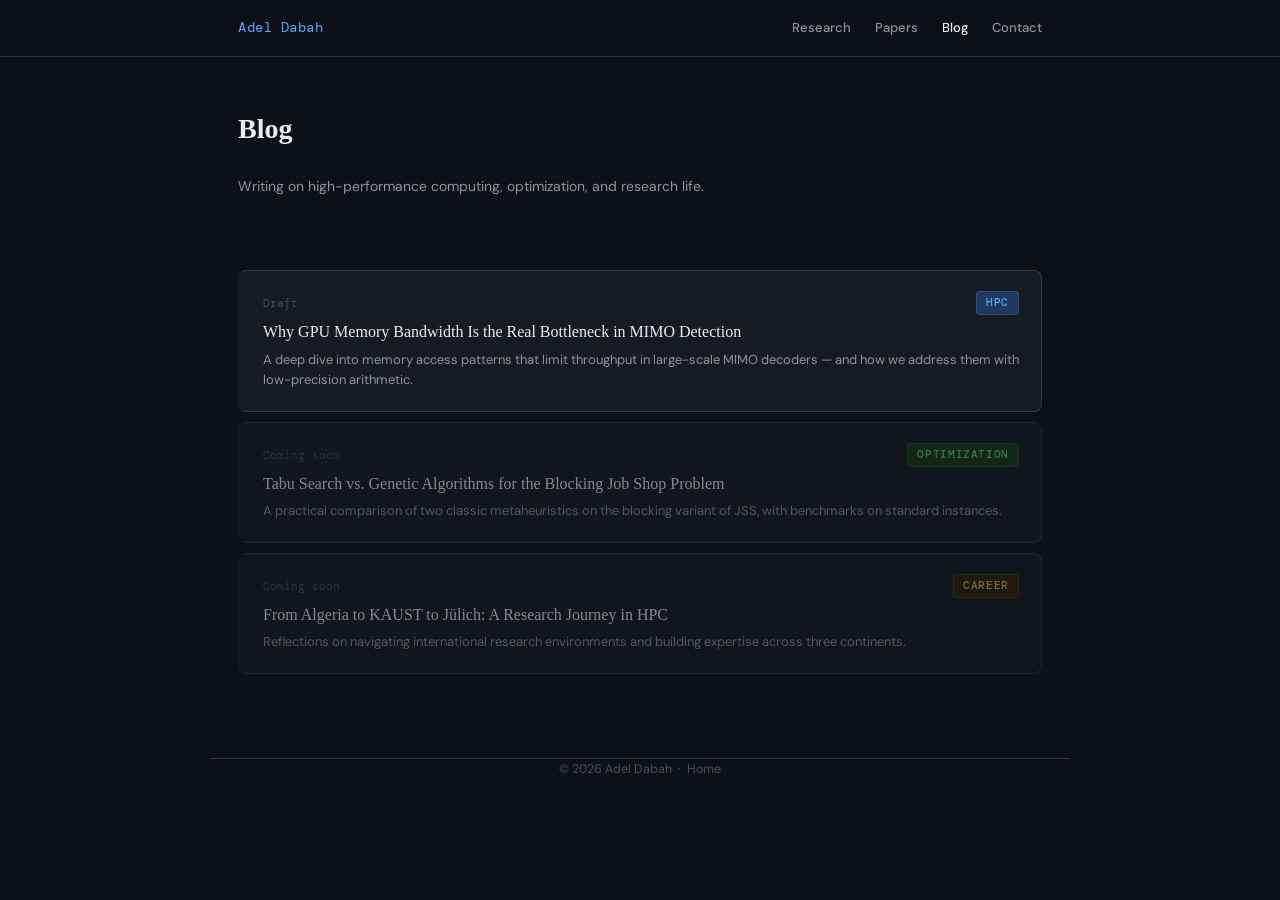
<file: blog/index.html>
<!DOCTYPE html>
<html lang="en">
<head>
  <meta charset="UTF-8" />
  <meta name="viewport" content="width=device-width, initial-scale=1.0" />
  <meta name="description" content="Blog — Adel Dabah. Writing on HPC, optimization, and research." />
  <title>Blog — Adel Dabah</title>
  <link rel="preconnect" href="https://fonts.googleapis.com" />
  <link href="https://fonts.googleapis.com/css2?family=DM+Sans:wght@300;400;500;600&family=DM+Mono:wght@400;500&display=swap" rel="stylesheet" />
  <link rel="stylesheet" href="../css/style.css" />
</head>
<body>

  <header>
    <div class="nav-inner">
      <a href="../index.html" class="nav-name">Adel Dabah</a>
      <ul class="nav-links">
        <li><a href="../index.html#research">Research</a></li>
        <li><a href="../index.html#publications">Papers</a></li>
        <li><a href="index.html" class="active">Blog</a></li>
        <li><a href="../index.html#contact">Contact</a></li>
      </ul>
    </div>
  </header>

  <main class="page">
    <div class="section" style="padding-top:48px;">
      <div class="section-head">
        <h1 class="section-title" style="font-size:28px;">Blog</h1>
      </div>
      <p style="color:var(--text-muted);font-size:14px;margin-bottom:32px;">
        Writing on high-performance computing, optimization, and research life.
      </p>

      <!-- ═══════════════════════════════════════════════════════
           ADD BLOG POSTS HERE
           Copy a <a class="blog-list-card"> block for each post.
           When a post is draft (no file yet), use <div> instead
           of <a> and add  style="pointer-events:none;opacity:.6"
           ═══════════════════════════════════════════════════════ -->
      <div class="blog-list">

        <a href="posts/hpc-mimo-bottleneck.html" class="blog-list-card">
          <div class="blog-top">
            <span class="blog-date">Draft</span>
            <span class="blog-topic">HPC</span>
          </div>
          <div class="blog-title">Why GPU Memory Bandwidth Is the Real Bottleneck in MIMO Detection</div>
          <div class="blog-excerpt">A deep dive into memory access patterns that limit throughput in large-scale MIMO decoders — and how we address them with low-precision arithmetic.</div>
        </a>

        <div class="blog-list-card" style="opacity:.55;pointer-events:none;">
          <div class="blog-top">
            <span class="blog-date">Coming soon</span>
            <span class="blog-topic green">Optimization</span>
          </div>
          <div class="blog-title">Tabu Search vs. Genetic Algorithms for the Blocking Job Shop Problem</div>
          <div class="blog-excerpt">A practical comparison of two classic metaheuristics on the blocking variant of JSS, with benchmarks on standard instances.</div>
        </div>

        <div class="blog-list-card" style="opacity:.55;pointer-events:none;">
          <div class="blog-top">
            <span class="blog-date">Coming soon</span>
            <span class="blog-topic gold">Career</span>
          </div>
          <div class="blog-title">From Algeria to KAUST to Jülich: A Research Journey in HPC</div>
          <div class="blog-excerpt">Reflections on navigating international research environments and building expertise across three continents.</div>
        </div>

      </div>
      <!-- ═══════════════════════════════════ END BLOG POSTS ═══ -->
    </div>
  </main>

  <footer class="page">
    © 2026 Adel Dabah &nbsp;·&nbsp;
    <a href="../index.html">Home</a>
  </footer>

</body>
</html>
</file>
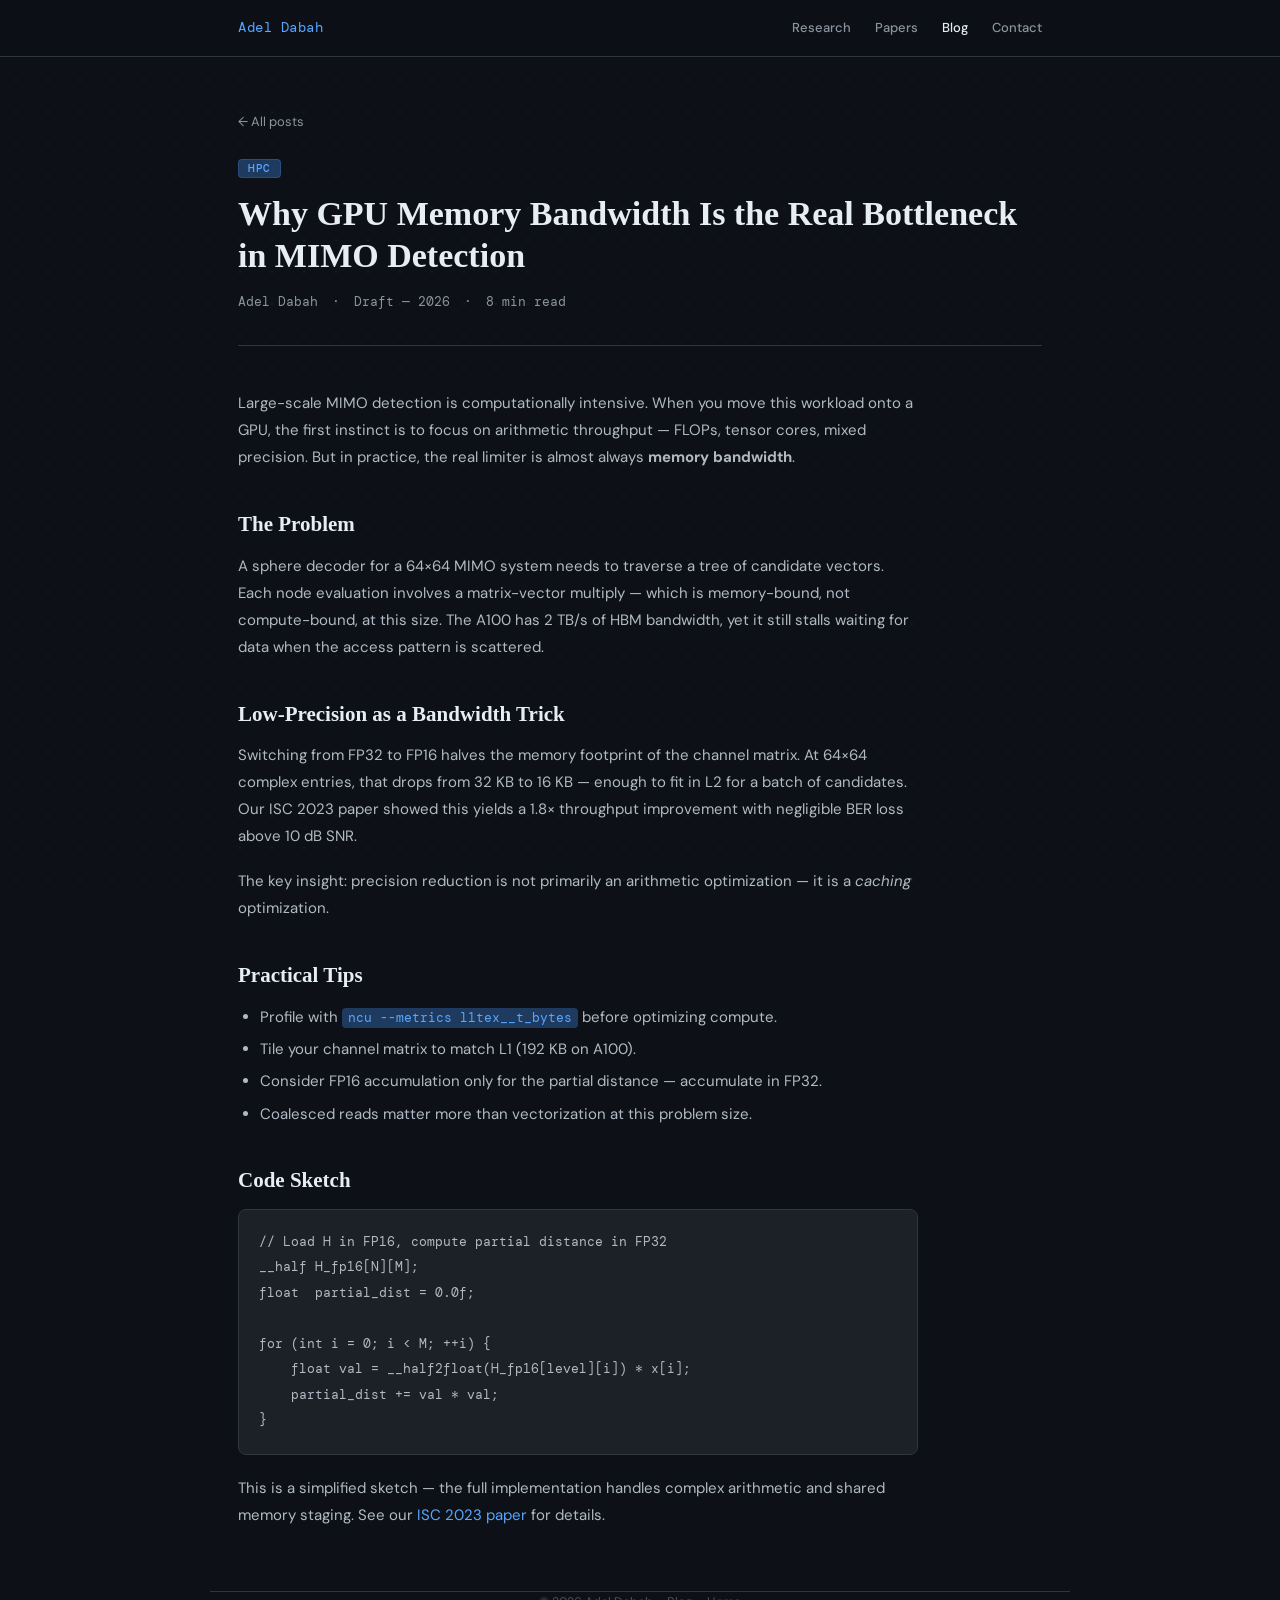
<file: blog/posts/hpc-mimo-bottleneck.html>
<!DOCTYPE html>
<html lang="en">
<head>
  <meta charset="UTF-8" />
  <meta name="viewport" content="width=device-width, initial-scale=1.0" />
  <!--
    ╔══════════════════════════════════════════╗
    ║  EDIT: Update title and description      ║
    ╚══════════════════════════════════════════╝
  -->
  <meta name="description" content="Why GPU memory bandwidth is the real bottleneck in large-scale MIMO detection — Adel Dabah" />
  <title>GPU Memory Bandwidth in MIMO Detection — Adel Dabah</title>

  <link rel="preconnect" href="https://fonts.googleapis.com" />
  <link href="https://fonts.googleapis.com/css2?family=DM+Sans:wght@300;400;500;600&family=DM+Mono:wght@400;500&display=swap" rel="stylesheet" />
  <link rel="stylesheet" href="../../css/style.css" />
</head>
<body>

  <header>
    <div class="nav-inner">
      <a href="../../index.html" class="nav-name">Adel Dabah</a>
      <ul class="nav-links">
        <li><a href="../../index.html#research">Research</a></li>
        <li><a href="../../index.html#publications">Papers</a></li>
        <li><a href="../index.html" class="active">Blog</a></li>
        <li><a href="../../index.html#contact">Contact</a></li>
      </ul>
    </div>
  </header>

  <main class="page">

    <!-- ══════════════════════════════════════════════════════
         POST HEADER — edit title, date, topic, reading time
         ══════════════════════════════════════════════════════ -->
    <div class="post-header">
      <a href="../index.html" class="post-back">
        ← All posts
      </a>
      <div style="margin-bottom:12px;">
        <span class="blog-topic">HPC</span>
      </div>
      <h1 class="post-title">
        Why GPU Memory Bandwidth Is the Real Bottleneck in MIMO Detection
      </h1>
      <div class="post-meta">
        <span>Adel Dabah</span>
        <span>·</span>
        <span>Draft — 2026</span>
        <span>·</span>
        <span>8 min read</span>
      </div>
    </div>
    <!-- ══════════════════════════════════════ END POST HEADER -->


    <!-- ══════════════════════════════════════════════════════
         POST BODY — write your content here using standard
         HTML: <h2>, <h3>, <p>, <ul>, <code>, <pre><code>
         ══════════════════════════════════════════════════════ -->
    <div class="post-body">

      <p>
        Large-scale MIMO detection is computationally intensive. When you move
        this workload onto a GPU, the first instinct is to focus on arithmetic
        throughput — FLOPs, tensor cores, mixed precision. But in practice,
        the real limiter is almost always <strong>memory bandwidth</strong>.
      </p>

      <h2>The Problem</h2>
      <p>
        A sphere decoder for a 64×64 MIMO system needs to traverse a tree of
        candidate vectors. Each node evaluation involves a matrix-vector
        multiply — which is memory-bound, not compute-bound, at this size.
        The A100 has 2 TB/s of HBM bandwidth, yet it still stalls waiting for
        data when the access pattern is scattered.
      </p>

      <h2>Low-Precision as a Bandwidth Trick</h2>
      <p>
        Switching from FP32 to FP16 halves the memory footprint of the channel
        matrix. At 64×64 complex entries, that drops from 32 KB to 16 KB —
        enough to fit in L2 for a batch of candidates. Our ISC 2023 paper showed
        this yields a 1.8× throughput improvement with negligible BER loss above
        10 dB SNR.
      </p>
      <p>
        The key insight: precision reduction is not primarily an arithmetic
        optimization — it is a <em>caching</em> optimization.
      </p>

      <h2>Practical Tips</h2>
      <ul>
        <li>Profile with <code>ncu --metrics l1tex__t_bytes</code> before optimizing compute.</li>
        <li>Tile your channel matrix to match L1 (192 KB on A100).</li>
        <li>Consider FP16 accumulation only for the partial distance — accumulate in FP32.</li>
        <li>Coalesced reads matter more than vectorization at this problem size.</li>
      </ul>

      <h2>Code Sketch</h2>
      <pre><code>// Load H in FP16, compute partial distance in FP32
__half H_fp16[N][M];
float  partial_dist = 0.0f;

for (int i = 0; i &lt; M; ++i) {
    float val = __half2float(H_fp16[level][i]) * x[i];
    partial_dist += val * val;
}</code></pre>

      <p>
        This is a simplified sketch — the full implementation handles complex
        arithmetic and shared memory staging. See our
        <a href="../../index.html#publications">ISC 2023 paper</a> for details.
      </p>

    </div>
    <!-- ════════════════════════════════════════ END POST BODY -->

  </main>

  <footer class="page">
    © 2026 Adel Dabah &nbsp;·&nbsp;
    <a href="../index.html">Blog</a>
    &nbsp;·&nbsp;
    <a href="../../index.html">Home</a>
  </footer>

</body>
</html>
</file>
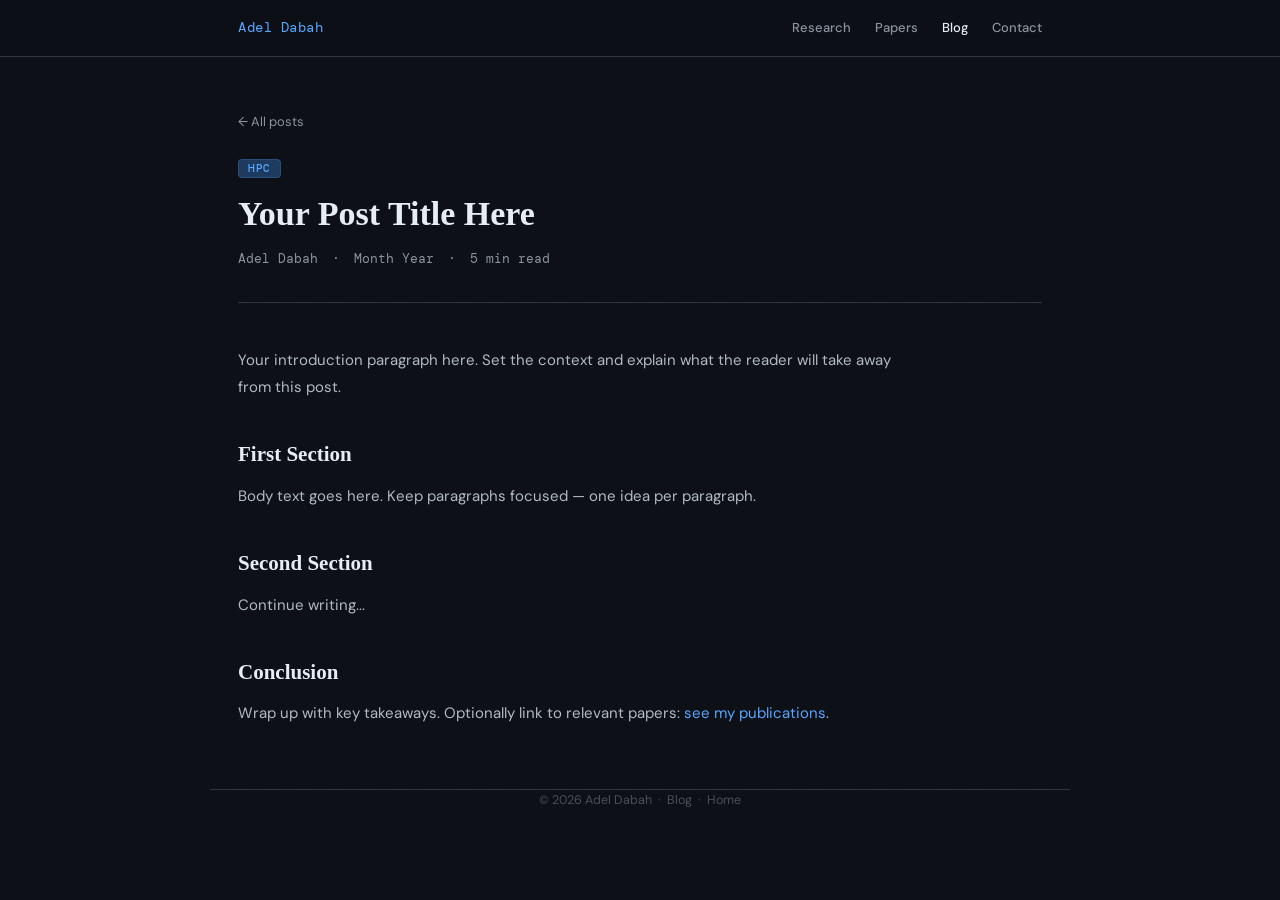
<file: blog/posts/template.html>
<!DOCTYPE html>
<html lang="en">
<head>
  <meta charset="UTF-8" />
  <meta name="viewport" content="width=device-width, initial-scale=1.0" />
  <!--
    ╔══════════════════════════════════════════════════════════╗
    ║  HOW TO USE THIS TEMPLATE                                ║
    ║  1. Copy this file and rename it (e.g. my-post.html)    ║
    ║  2. Edit the <title> and <meta description> below       ║
    ║  3. Update the post header (h1, date, topic)            ║
    ║  4. Replace the placeholder body with your content      ║
    ║  5. Add an entry in blog/index.html and js/data.js      ║
    ╚══════════════════════════════════════════════════════════╝
  -->
  <meta name="description" content="YOUR POST DESCRIPTION HERE — Adel Dabah" />
  <title>YOUR POST TITLE — Adel Dabah</title>

  <link rel="preconnect" href="https://fonts.googleapis.com" />
  <link href="https://fonts.googleapis.com/css2?family=DM+Sans:wght@300;400;500;600&family=DM+Mono:wght@400;500&display=swap" rel="stylesheet" />
  <link rel="stylesheet" href="../../css/style.css" />
</head>
<body>

  <header>
    <div class="nav-inner">
      <a href="../../index.html" class="nav-name">Adel Dabah</a>
      <ul class="nav-links">
        <li><a href="../../index.html#research">Research</a></li>
        <li><a href="../../index.html#publications">Papers</a></li>
        <li><a href="../index.html" class="active">Blog</a></li>
        <li><a href="../../index.html#contact">Contact</a></li>
      </ul>
    </div>
  </header>

  <main class="page">

    <!-- POST HEADER ─────────────────────────────────────────── -->
    <div class="post-header">
      <a href="../index.html" class="post-back">← All posts</a>

      <!-- topic color: "blue" | "green" | "gold" -->
      <div style="margin-bottom:12px;">
        <span class="blog-topic">HPC</span>
      </div>

      <h1 class="post-title">Your Post Title Here</h1>

      <div class="post-meta">
        <span>Adel Dabah</span>
        <span>·</span>
        <span>Month Year</span>   <!-- e.g. March 2026 -->
        <span>·</span>
        <span>5 min read</span>
      </div>
    </div>
    <!-- ─────────────────────────────── END POST HEADER ─────── -->


    <!-- POST BODY ────────────────────────────────────────────── -->
    <!--
      Available elements:
        <h2>Section heading</h2>
        <h3>Sub-heading</h3>
        <p>Paragraph text</p>
        <ul><li>List item</li></ul>
        <ol><li>Numbered item</li></ol>
        <code>inline code</code>
        <pre><code>
          // code block
        </code></pre>
        <a href="...">Link text</a>
        <strong>bold</strong>  <em>italic</em>
    -->
    <div class="post-body">

      <p>
        Your introduction paragraph here. Set the context and explain what
        the reader will take away from this post.
      </p>

      <h2>First Section</h2>
      <p>
        Body text goes here. Keep paragraphs focused — one idea per paragraph.
      </p>

      <h2>Second Section</h2>
      <p>
        Continue writing...
      </p>

      <h2>Conclusion</h2>
      <p>
        Wrap up with key takeaways. Optionally link to relevant papers:
        <a href="../../index.html#publications">see my publications</a>.
      </p>

    </div>
    <!-- ──────────────────────────────── END POST BODY ──────── -->

  </main>

  <footer class="page">
    © 2026 Adel Dabah &nbsp;·&nbsp;
    <a href="../index.html">Blog</a>
    &nbsp;·&nbsp;
    <a href="../../index.html">Home</a>
  </footer>

</body>
</html>
</file>
<file: css/style.css>
/* =====================================================
   style.css — Adel Dabah · adel-dabah.github.io
   Dark theme — clean, professional
   ===================================================== */

:root {
  --bg:           #0d1117;
  --surface:      #161b22;
  --surface2:     #1c2128;
  --border:       #30363d;
  --border2:      #444c56;
  --text:         #e6edf3;
  --text-mid:     #b1bac4;
  --text-muted:   #8b949e;
  --text-dim:     #484f58;
  --accent:       #58a6ff;
  --accent-dim:   #1f3a5f;
  --green:        #3fb950;
  --green-dim:    #1a3a1a;
  --gold:         #d29922;
  --gold-dim:     #2e2108;
  --shadow-hover: 0 2px 8px rgba(0,0,0,0.4), 0 8px 24px rgba(0,0,0,0.3);
  --radius:       8px;
}

/* ── Reset & Base ── */
*, *::before, *::after { box-sizing: border-box; margin: 0; padding: 0; }
html  { scroll-behavior: smooth; font-size: 15px; }
body  {
  background: var(--bg);
  color: var(--text);
  font-family: 'DM Sans', 'Inter', sans-serif;
  line-height: 1.7;
  min-height: 100vh;
}

/* Subtle dot-grid texture */
body::before {
  content: '';
  position: fixed; inset: 0;
  background-image: radial-gradient(var(--border) 1px, transparent 1px);
  background-size: 32px 32px;
  opacity: .3;
  pointer-events: none;
  z-index: 0;
}

img { display: block; max-width: 100%; }
a   { color: var(--accent); text-decoration: none; }
a:hover { text-decoration: underline; color: #79c0ff; }

/* ── Layout ── */
.page { max-width: 860px; margin: 0 auto; padding: 0 28px; position: relative; z-index: 1; }

/* ── Navigation ── */
header {
  border-bottom: 1px solid var(--border);
  background: rgba(13,17,23,0.88);
  backdrop-filter: blur(12px);
  -webkit-backdrop-filter: blur(12px);
  position: sticky; top: 0; z-index: 50;
}
.nav-inner {
  max-width: 860px; margin: 0 auto; padding: 0 28px;
  height: 56px; display: flex; align-items: center; justify-content: space-between;
}
.nav-name {
  font-family: 'DM Mono', 'JetBrains Mono', monospace;
  font-size: 13.5px; color: var(--accent); letter-spacing: .04em; text-decoration: none;
}
.nav-name:hover { color: #79c0ff; text-decoration: none; }
.nav-links { display: flex; gap: 24px; list-style: none; }
.nav-links a { font-size: 13px; color: var(--text-muted); font-weight: 500; transition: color .15s; }
.nav-links a:hover, .nav-links a.active { color: var(--text); text-decoration: none; }

/* ── Profile ── */
.profile-section {
  padding: 60px 0 48px; border-bottom: 1px solid var(--border);
  display: grid; grid-template-columns: auto 1fr; gap: 36px; align-items: start;
}
.avatar-wrap { position: relative; flex-shrink: 0; }
.avatar,
.avatar-fallback {
  width: 136px; height: 136px; border-radius: 50%; border: 3px solid var(--border);
}
.avatar { object-fit: cover; background: var(--accent-dim); }
.avatar-fallback {
  display: none; align-items: center; justify-content: center;
  background: linear-gradient(135deg, var(--accent-dim), #0d2137);
  font-family: 'Georgia', serif; font-size: 44px; color: var(--accent);
}
.avatar-status {
  position: absolute; bottom: 7px; right: 7px;
  width: 14px; height: 14px; border-radius: 50%;
  background: var(--green); border: 3px solid var(--bg);
}
.profile-name { font-family: 'Georgia', 'DM Serif Display', serif; font-size: 34px; line-height: 1.2; color: var(--text); margin-bottom: 5px; }
.profile-role { font-family: 'DM Mono', 'JetBrains Mono', monospace; font-size: 12.5px; color: var(--accent); letter-spacing: .03em; margin-bottom: 14px; }
.profile-bio  { font-size: 14.5px; color: var(--text-mid); max-width: 560px; margin-bottom: 16px; line-height: 1.8; }
.profile-meta { display: flex; flex-wrap: wrap; gap: 10px 20px; font-size: 13px; color: var(--text-muted); margin-bottom: 20px; }
.profile-meta a { color: var(--text-muted); }
.profile-meta a:hover { color: var(--accent); text-decoration: none; }
.meta-item { display: flex; align-items: center; gap: 6px; }

/* ── Buttons ── */
.btn-row { display: flex; flex-wrap: wrap; gap: 8px; }
.btn {
  display: inline-flex; align-items: center; gap: 6px;
  padding: 6px 14px; border-radius: 6px; font-size: 13px; font-weight: 500;
  transition: all .15s; border: 1px solid; cursor: pointer; text-decoration: none;
}
.btn-solid   { background: var(--accent); color: #0d1117; border-color: var(--accent); }
.btn-solid:hover { background: #79c0ff; border-color: #79c0ff; text-decoration: none; color: #0d1117; }
.btn-outline { background: transparent; color: var(--text-muted); border-color: var(--border); }
.btn-outline:hover { background: var(--surface); color: var(--text); border-color: var(--border2); text-decoration: none; }

/* ── Stats ── */
.stats-row {
  display: grid; gap: 1px; background: var(--border);
  border: 1px solid var(--border); border-radius: var(--radius);
  overflow: hidden; margin: 32px 0;
}
.stat-cell { background: var(--surface); padding: 18px; text-align: center; }
.stat-n { font-family: 'Georgia', serif; font-size: 24px; color: var(--text); line-height: 1; margin-bottom: 4px; }
.stat-l { font-size: 10.5px; color: var(--text-muted); font-family: 'DM Mono', monospace; letter-spacing: .06em; text-transform: uppercase; }

/* ── Sections ── */
.section { padding: 44px 0; border-bottom: 1px solid var(--border); }
.section:last-of-type { border-bottom: none; }
.section-head { display: flex; align-items: center; justify-content: space-between; margin-bottom: 22px; }
.section-title { font-family: 'Georgia', serif; font-size: 20px; color: var(--text); }
.see-all { font-size: 12.5px; color: var(--text-muted); font-weight: 500; }
.see-all:hover { color: var(--accent); text-decoration: none; }

/* ── Tags ── */
.tag-cloud { display: flex; flex-wrap: wrap; gap: 7px; }
.tag { padding: 4px 12px; border-radius: 20px; font-size: 12.5px; font-weight: 500; border: 1px solid; }
.tag-blue  { background: var(--accent-dim); color: #79c0ff; border-color: rgba(88,166,255,.25); }
.tag-green { background: var(--green-dim);  color: #56d364; border-color: rgba(63,185,80,.25); }
.tag-gold  { background: var(--gold-dim);   color: #e3b341; border-color: rgba(210,153,34,.25); }

/* ── Quote ── */
.quote {
  border-left: 3px solid var(--gold); padding: 14px 20px;
  background: var(--gold-dim); border-radius: 0 8px 8px 0; margin-top: 22px;
}
.quote p { font-family: 'Georgia', serif; font-style: italic; font-size: 15.5px; color: var(--text-mid); line-height: 1.65; }

/* ── Publications ── */
.pub-list { display: flex; flex-direction: column; gap: 10px; }
.pub-card {
  background: var(--surface); border: 1px solid var(--border); border-radius: var(--radius);
  padding: 16px 18px; transition: border-color .2s, box-shadow .2s;
  border-left: 3px solid transparent;
}
.pub-card:hover { border-color: var(--border2); border-left-color: var(--accent); box-shadow: var(--shadow-hover); }
.pub-meta-row { display: flex; align-items: center; gap: 8px; margin-bottom: 4px; }
.pub-venue { font-family: 'DM Mono', monospace; font-size: 11px; color: var(--green); font-weight: 500; text-transform: uppercase; letter-spacing: .06em; }
.pub-year  { font-size: 11px; color: var(--text-dim); margin-left: auto; font-family: 'DM Mono', monospace; }
.pub-title { font-size: 14px; font-weight: 500; line-height: 1.45; margin-bottom: 4px; color: var(--text); }
.pub-authors { font-size: 12.5px; color: var(--text-muted); }
.pub-authors strong { color: var(--text-mid); font-weight: 600; }

/* ── Timeline ── */
.timeline { display: flex; flex-direction: column; }
.tl-item  { display: grid; grid-template-columns: 92px 22px 1fr; gap: 0 14px; padding-bottom: 24px; }
.tl-year  { font-size: 11.5px; font-family: 'DM Mono', monospace; color: var(--text-dim); padding-top: 3px; text-align: right; line-height: 1.4; }
.tl-spine { display: flex; flex-direction: column; align-items: center; }
.tl-dot   { width: 9px; height: 9px; border-radius: 50%; background: var(--accent); flex-shrink: 0; margin-top: 4px; border: 2.5px solid var(--bg); box-shadow: 0 0 0 1.5px var(--accent); }
.tl-dot.dim  { background: var(--border2); box-shadow: 0 0 0 1.5px var(--border2); }
.tl-dot.gold { background: var(--gold);    box-shadow: 0 0 0 1.5px var(--gold); }
.tl-line  { flex: 1; width: 1px; background: var(--border); margin-top: 4px; }
.tl-item:last-child .tl-line { display: none; }
.tl-title { font-size: 14px; font-weight: 500; margin-bottom: 2px; color: var(--text); }
.tl-where { font-size: 13px; color: var(--accent); margin-bottom: 3px; }
.tl-desc  { font-size: 13px; color: var(--text-muted); line-height: 1.55; }

/* ── Blog grid ── */
.blog-grid { display: grid; grid-template-columns: 1fr 1fr; gap: 12px; }
.blog-card {
  background: var(--surface); border: 1px solid var(--border); border-radius: var(--radius);
  padding: 18px; display: flex; flex-direction: column; gap: 8px;
  transition: border-color .2s, box-shadow .2s;
}
.blog-card:hover { border-color: var(--border2); box-shadow: var(--shadow-hover); }
.blog-card.placeholder {
  border-style: dashed; background: transparent;
  align-items: center; justify-content: center; text-align: center; min-height: 150px;
}
.blog-card.placeholder:hover { box-shadow: none; border-color: var(--border); }
.blog-top   { display: flex; align-items: center; justify-content: space-between; }
.blog-date  { font-family: 'DM Mono', monospace; font-size: 11px; color: var(--text-dim); }
.blog-topic { padding: 2px 9px; border-radius: 4px; font-family: 'DM Mono', monospace; font-size: 10.5px; font-weight: 500; text-transform: uppercase; letter-spacing: .06em; background: var(--accent-dim); color: var(--accent); border: 1px solid rgba(88,166,255,.2); }
.blog-topic.green { background: var(--green-dim); color: #56d364; border-color: rgba(63,185,80,.2); }
.blog-topic.gold  { background: var(--gold-dim);  color: #e3b341; border-color: rgba(210,153,34,.2); }
.blog-title   { font-family: 'Georgia', serif; font-size: 14.5px; line-height: 1.4; color: var(--text); }
.blog-excerpt { font-size: 13px; color: var(--text-muted); line-height: 1.6; }
.blog-read    { font-size: 12.5px; color: var(--accent); font-weight: 500; margin-top: auto; }
.ph-icon { font-size: 26px; opacity: .3; margin-bottom: 4px; }
.ph-text { font-size: 13px; color: var(--text-dim); }

/* ── Blog listing ── */
.blog-list { display: flex; flex-direction: column; gap: 10px; padding: 40px 0; }
.blog-list-card {
  background: var(--surface); border: 1px solid var(--border); border-radius: var(--radius);
  padding: 20px 22px; display: flex; flex-direction: column; gap: 6px;
  transition: border-color .2s, box-shadow .2s; border-left: 3px solid transparent;
}
.blog-list-card:hover { border-color: var(--border2); border-left-color: var(--accent); box-shadow: var(--shadow-hover); text-decoration: none; }
.blog-list-card .blog-title { font-size: 16px; }

/* ── Blog post ── */
.post-header { padding: 52px 0 32px; border-bottom: 1px solid var(--border); }
.post-back   { font-size: 13px; color: var(--text-muted); display: inline-flex; align-items: center; gap: 5px; margin-bottom: 22px; transition: color .15s; }
.post-back:hover { color: var(--accent); text-decoration: none; }
.post-title  { font-family: 'Georgia', serif; font-size: 34px; line-height: 1.25; margin-bottom: 14px; color: var(--text); }
.post-meta   { font-size: 12.5px; color: var(--text-muted); display: flex; gap: 14px; flex-wrap: wrap; font-family: 'DM Mono', monospace; }
.post-body   { padding: 44px 0; max-width: 680px; }
.post-body h2 { font-family: 'Georgia', serif; font-size: 21px; margin: 36px 0 10px; color: var(--text); }
.post-body h3 { font-size: 16px; font-weight: 600; margin: 24px 0 8px; color: var(--text); }
.post-body p  { margin-bottom: 18px; color: var(--text-mid); line-height: 1.8; }
.post-body ul, .post-body ol { padding-left: 22px; margin-bottom: 16px; color: var(--text-mid); }
.post-body li { margin-bottom: 6px; line-height: 1.75; }
.post-body code { font-family: 'DM Mono', monospace; font-size: 12.5px; background: var(--accent-dim); color: var(--accent); padding: 2px 6px; border-radius: 4px; }
.post-body pre { background: var(--surface2); border: 1px solid var(--border); padding: 20px; border-radius: var(--radius); overflow-x: auto; margin-bottom: 20px; }
.post-body pre code { background: none; color: var(--text-mid); padding: 0; font-size: 13px; }

/* ── Contact grid ── */
.links-grid { display: grid; grid-template-columns: repeat(4,1fr); gap: 8px; }
.link-card {
  display: flex; flex-direction: column; align-items: center; gap: 6px;
  padding: 16px 10px; background: var(--surface);
  border: 1px solid var(--border); border-radius: var(--radius);
  color: var(--text-muted); font-size: 12.5px; font-weight: 500; text-align: center;
  transition: all .15s; text-decoration: none;
}
.link-card:hover { border-color: var(--accent); color: var(--accent); background: var(--accent-dim); text-decoration: none; }
.link-icon { font-size: 20px; }

/* ── Footer ── */
footer {
  padding: 28px 0; text-align: center; font-size: 12.5px;
  color: var(--text-dim); border-top: 1px solid var(--border); margin-top: 8px;
}
footer a { color: var(--text-dim); }
footer a:hover { color: var(--accent); text-decoration: none; }

/* ── Animations ── */
@keyframes fadeUp { from { opacity:0; transform:translateY(12px); } to { opacity:1; transform:translateY(0); } }
.profile-section, .stats-row, .section, .blog-list, .post-header, .post-body { animation: fadeUp .45s ease both; }

/* ── Responsive ── */
@media (max-width: 600px) {
  .profile-section { grid-template-columns: 1fr; }
  .avatar, .avatar-fallback { width: 96px; height: 96px; font-size: 32px; }
  .profile-name { font-size: 26px; }
  .post-title   { font-size: 24px; }
  .stats-row    { grid-template-columns: repeat(2,1fr); }
  .blog-grid    { grid-template-columns: 1fr; }
  .links-grid   { grid-template-columns: repeat(2,1fr); }
  .tl-item      { grid-template-columns: 68px 18px 1fr; }
  .nav-links    { gap: 14px; }
}
@media (max-width: 400px) { .page { padding: 0 16px; } }
</file>
